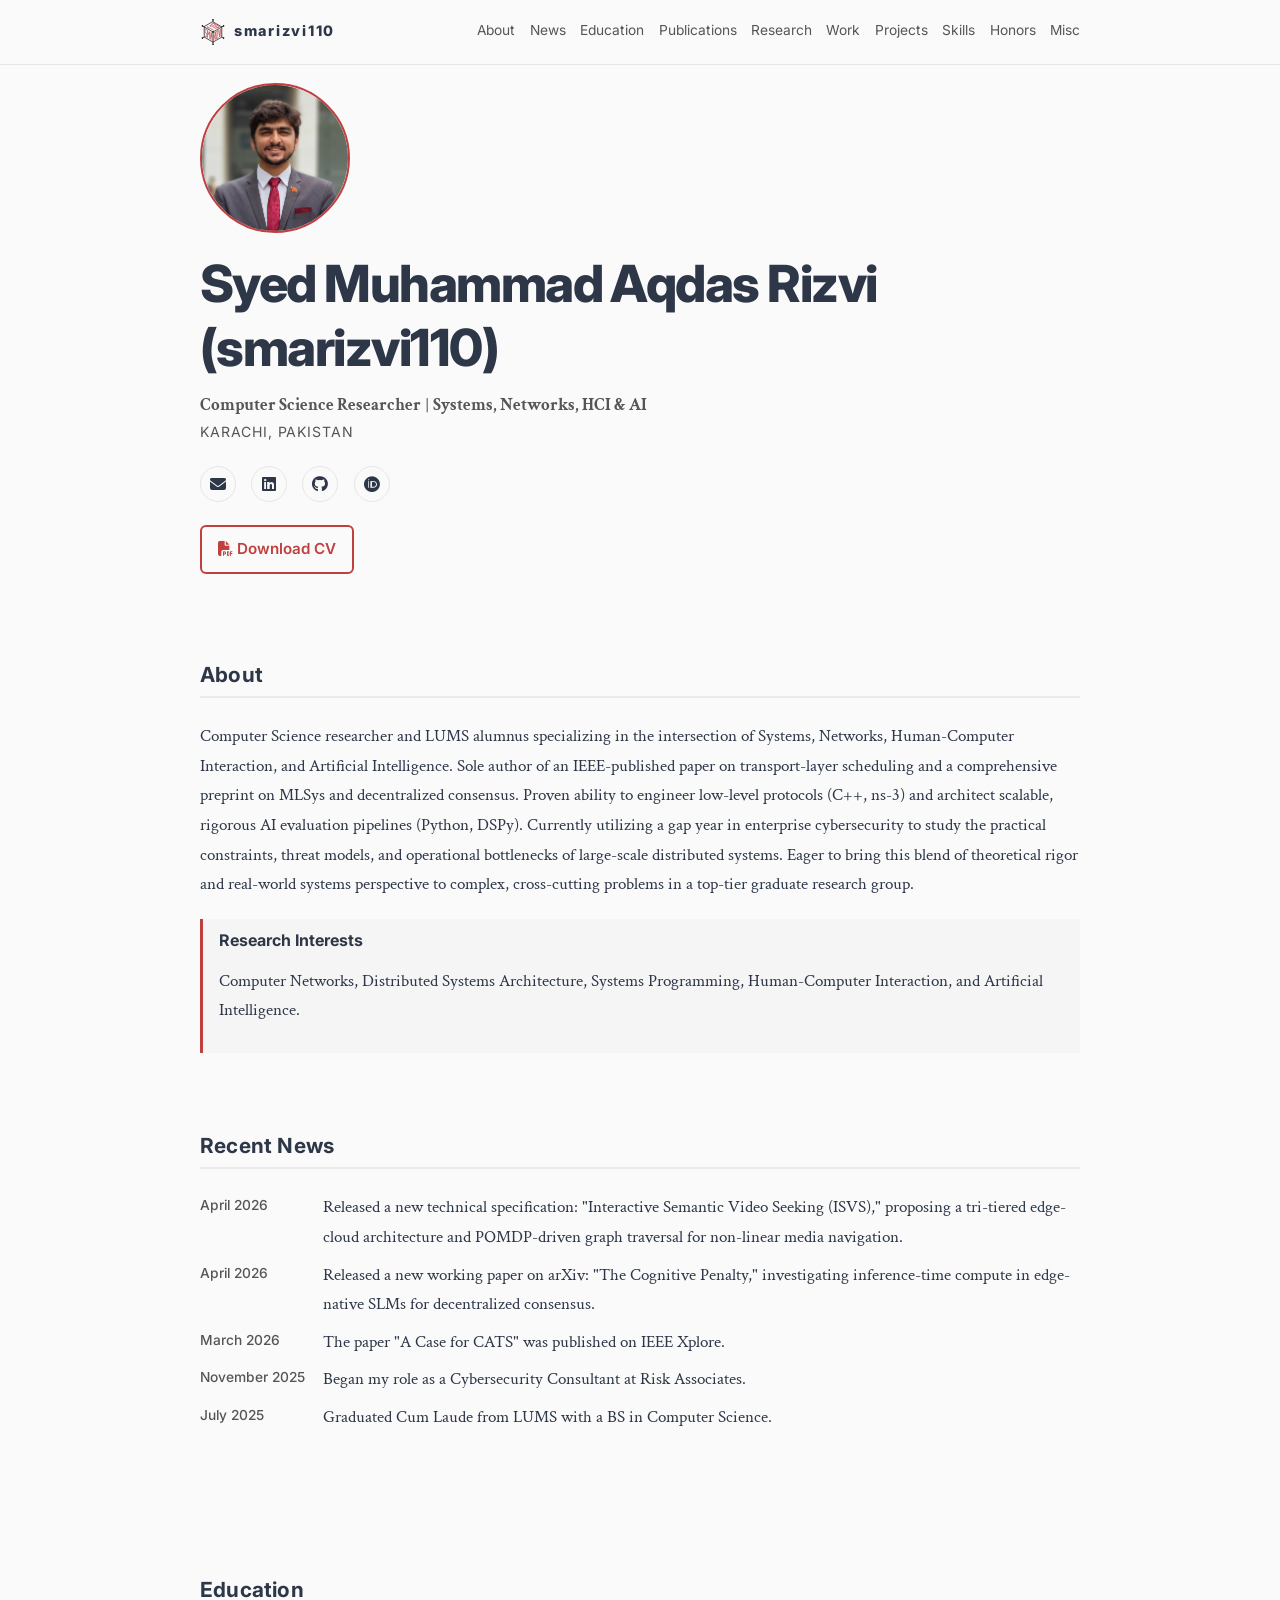
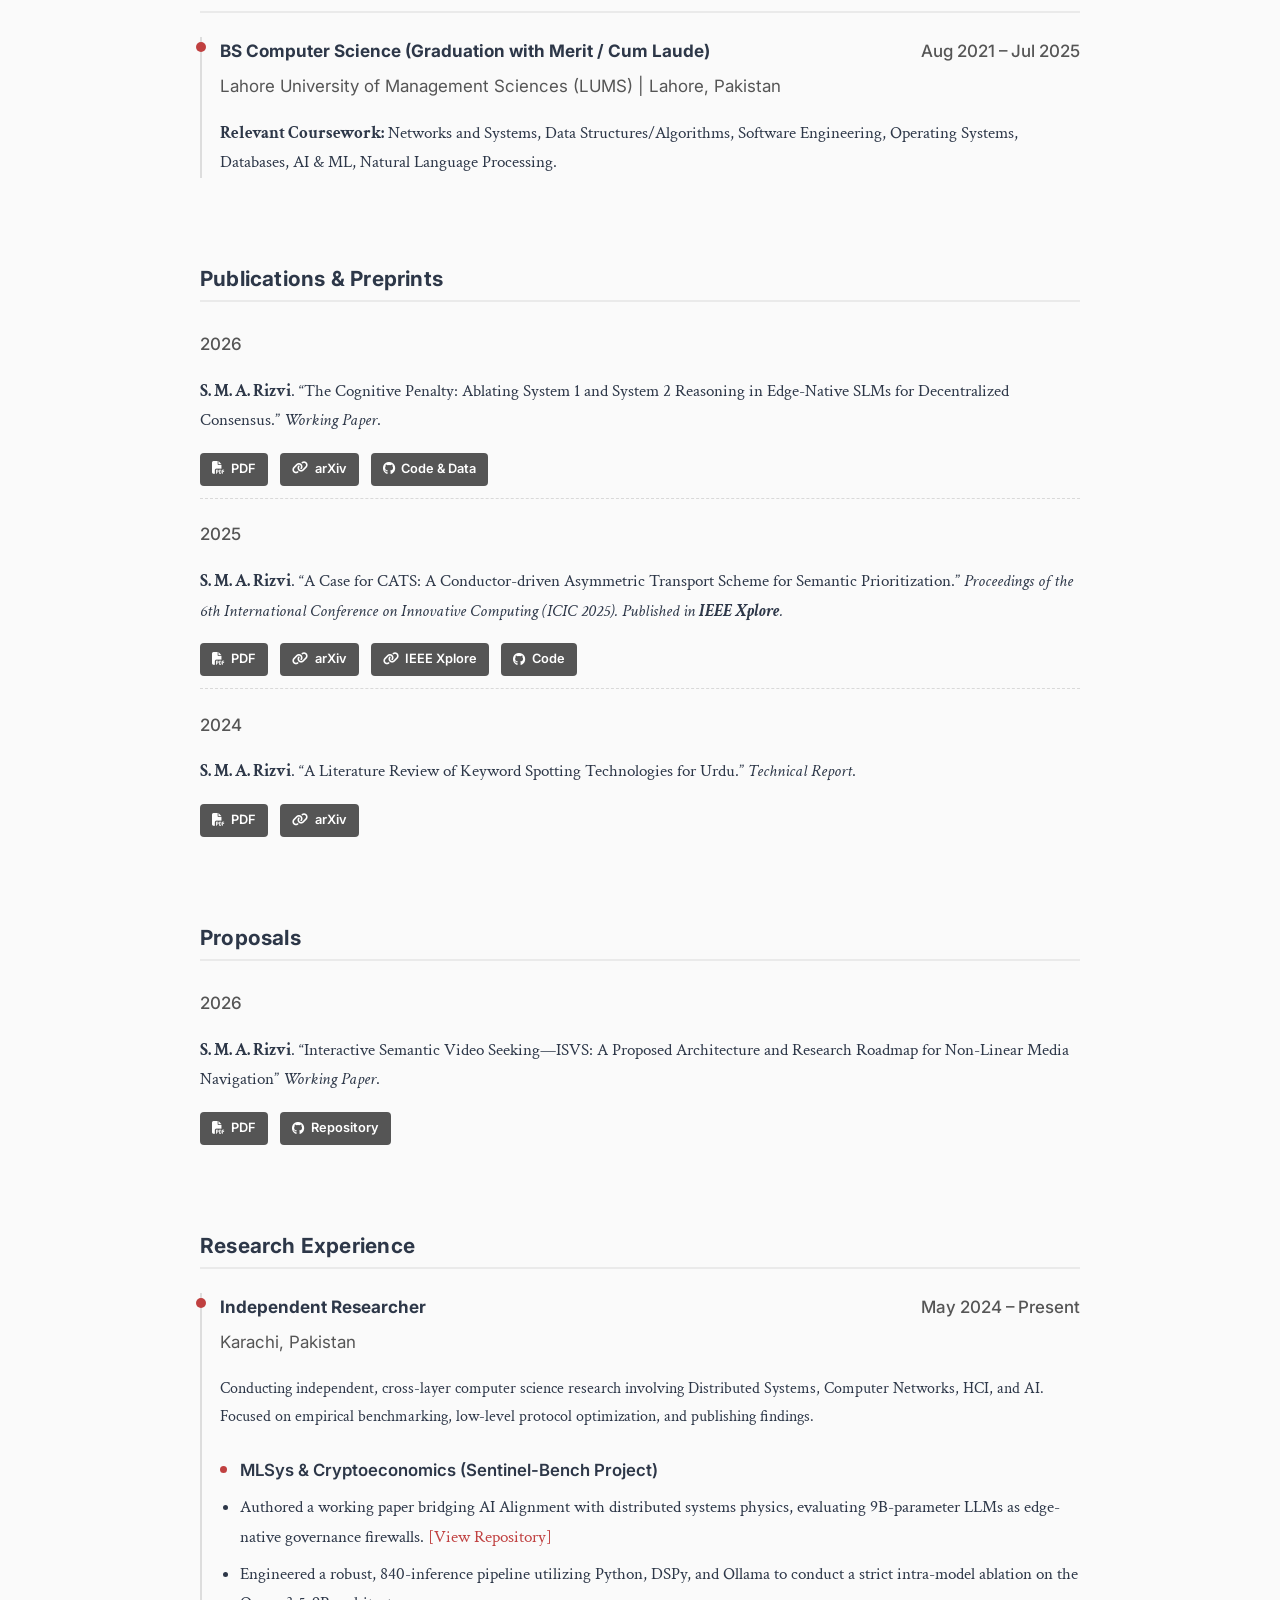
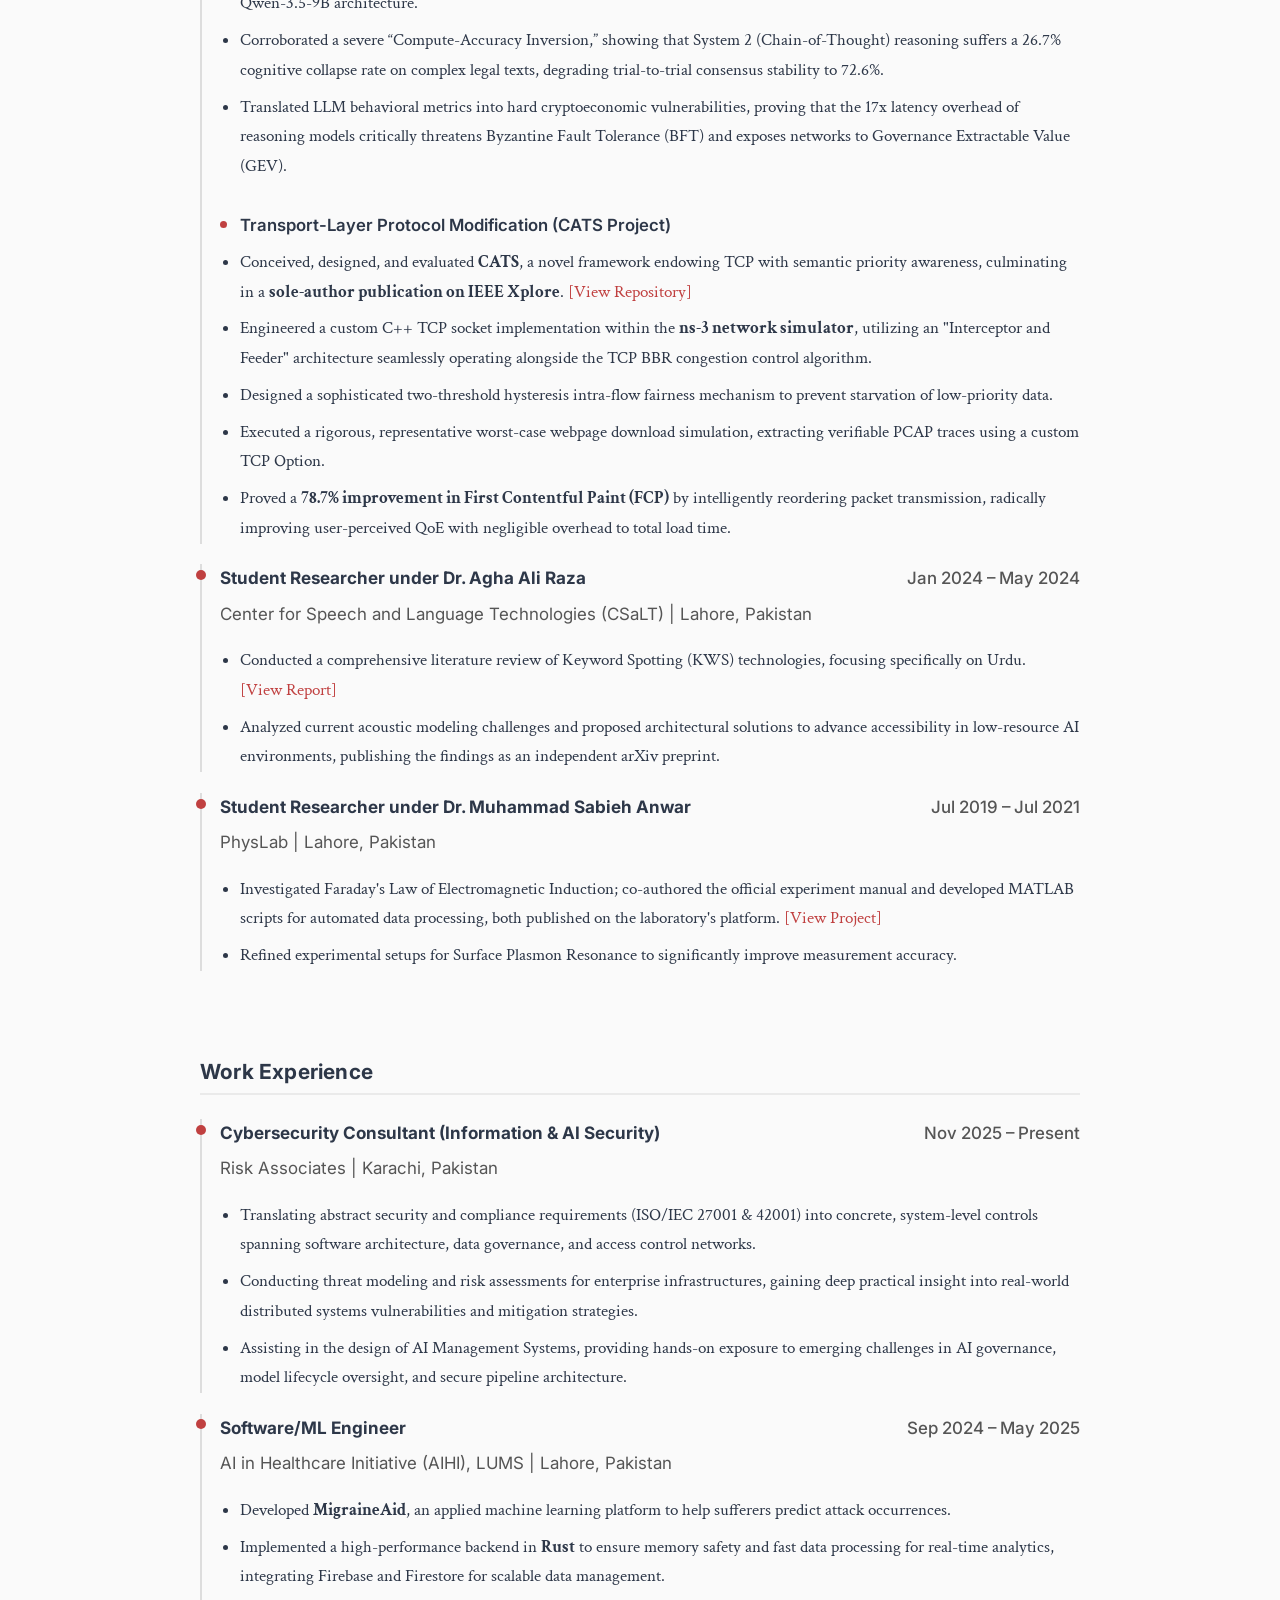
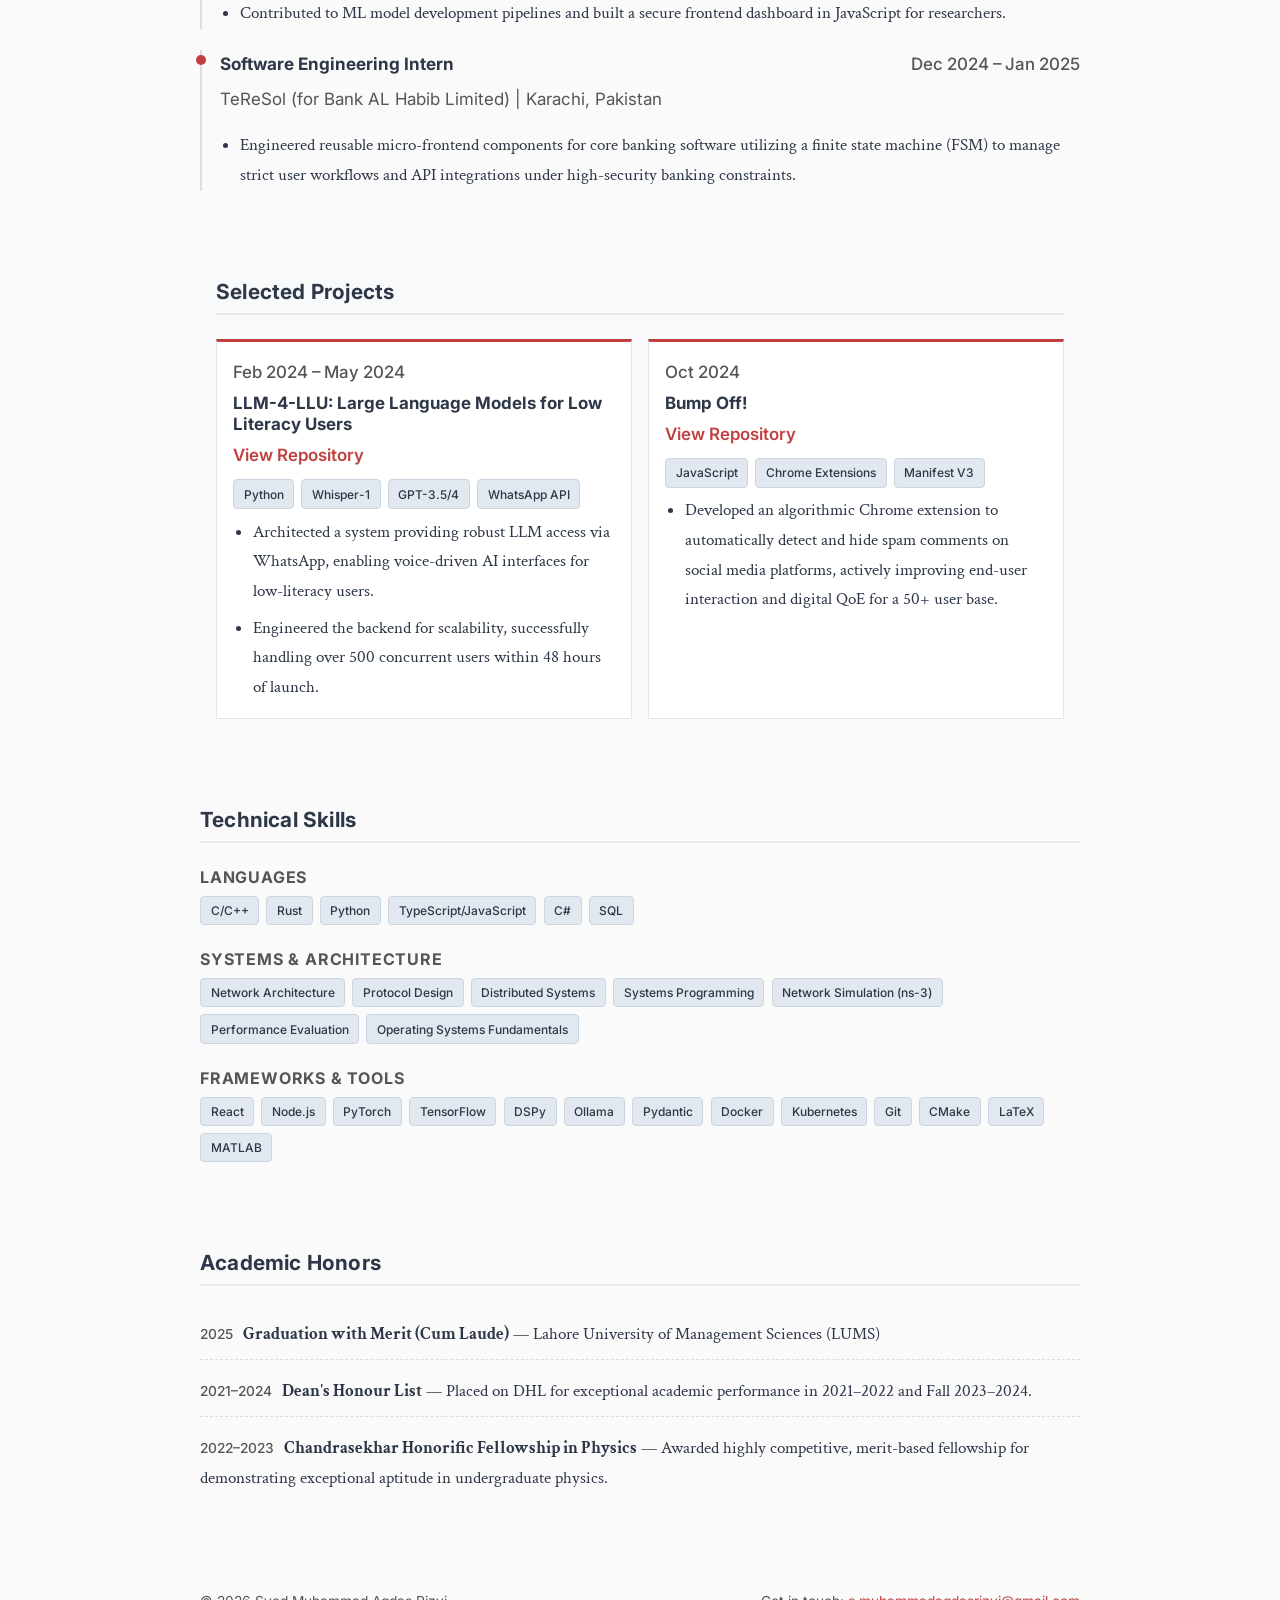
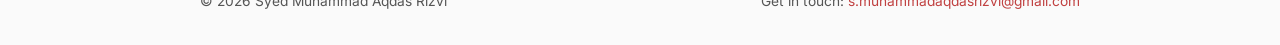
<file: index.html>
<!DOCTYPE html>
<html lang="en">
<head>
  <script data-goatcounter="https://smarizvi110.goatcounter.com/count" async src="//gc.zgo.at/count.js"></script>
  <script defer src="https://cloud.umami.is/script.js" data-website-id="867b9b06-4b4c-438e-90a0-c81039dbf62c"></script>
  <script type="text/javascript">
      (function(c,l,a,r,i,t,y){
          c[a]=c[a]||function(){(c[a].q=c[a].q||[]).push(arguments)};
          t=l.createElement(r);t.async=1;t.src="https://www.clarity.ms/tag/"+i;
          y=l.getElementsByTagName(r)[0];y.parentNode.insertBefore(t,y);
      })(window, document, "clarity", "script", "wgaz0ohpcj");
  </script>
  <meta charset="UTF-8">
  <meta name="viewport" content="width=device-width, initial-scale=1.0">
  <meta name="description" content="Syed Muhammad Aqdas Rizvi (smarizvi110) | Computer Science Researcher | Systems, Networks, HCI, &amp; Artificial Intelligence.">
  <meta property="og:title" content="Syed Muhammad Aqdas Rizvi (smarizvi110) | Computer Science Researcher">
  <meta property="og:description" content="Syed Muhammad Aqdas Rizvi (smarizvi110) | Computer Science Researcher | Systems, Networks, HCI, &amp; Artificial Intelligence.">
  <meta property="og:image" content="https://smarizvi110.com/assets/preview-card-light-1200x630.png">
  <meta property="og:image:width" content="1200" />
  <meta property="og:image:height" content="630" />
  <meta property="og:image" content="https://smarizvi110.com/assets/preview-card-light-1200x627.png">
  <meta property="og:image:width" content="1200" />
  <meta property="og:image:height" content="627" />
  <meta property="og:url" content="https://smarizvi110.com">
  <meta property="og:type" content="website">
  <meta name="twitter:card" content="summary_large_image">
  <meta name="twitter:title" content="Syed Muhammad Aqdas Rizvi (smarizvi110) | Computer Science Researcher">
  <meta name="twitter:description" content="Syed Muhammad Aqdas Rizvi (smarizvi110) | Computer Science Researcher | Systems, Networks, HCI, &amp; AI.">
  <meta name="twitter:image" content="https://smarizvi110.com/assets/preview-card-light-1200x600.png">
  <title>Syed Muhammad Aqdas Rizvi (smarizvi110)</title>
  <link rel="icon" href="assets/favicon-light.svg" media="(prefers-color-scheme: light)" type="image/svg+xml">
  <link rel="icon" href="assets/favicon-light-32x32.png" media="(prefers-color-scheme: light)" sizes="32x32" type="image/png">
  <link rel="icon" href="assets/favicon-light.ico" media="(prefers-color-scheme: light)" type="image/x-icon">
  <link rel="icon" href="assets/favicon-dark.svg" media="(prefers-color-scheme: dark)" type="image/svg+xml">
  <link rel="icon" href="assets/favicon-dark-32x32.png" media="(prefers-color-scheme: dark)" sizes="32x32" type="image/png">
  <link rel="icon" href="assets/favicon-dark.ico" media="(prefers-color-scheme: dark)" type="image/x-icon">
  <link rel="preconnect" href="https://fonts.googleapis.com">
  <link rel="preconnect" href="https://fonts.gstatic.com" crossorigin>
  <link href="https://fonts.googleapis.com/css2?family=Crimson+Text:wght@400;600;700&family=Inter:wght@400;500;600;700;800&display=swap" rel="stylesheet">
  <link rel="stylesheet" href="https://cdnjs.cloudflare.com/ajax/libs/font-awesome/6.5.2/css/all.min.css" crossorigin="anonymous" referrerpolicy="no-referrer">
  <link rel="stylesheet" href="style.css">
</head>
<body id="top">
  <header class="site-header">
    <div class="container nav-wrap">
      <a class="brand" href="#top" aria-label="Go to top">
        <img class="brand-logo" src="assets/favicon-light.svg" alt="smarizvi110 logo" width="26" height="26">
        <span class="brand-text">smarizvi110</span>
      </a>
      <nav class="top-nav" aria-label="Main navigation">
        <a href="#about">About</a>
        <a href="#news">News</a>
        <a href="#education">Education</a>
        <a href="#publications">Publications</a>
        <a href="#research">Research</a>
        <a href="#work">Work</a>
        <a href="#projects">Projects</a>
        <a href="#skills">Skills</a>
        <a href="#honors">Honors</a>
        <a href="misc.html">Misc</a>
      </nav>
    </div>
  </header>

  <main class="container">
    <section class="hero" aria-labelledby="name">
      <img class="hero-headshot" src="assets/profile.jpg" alt="Portrait of Syed Muhammad Aqdas Rizvi" width="150" height="150">
      <h1 id="name">Syed Muhammad Aqdas Rizvi<br><span class="name-handle">(smarizvi110)</span></h1>
      <p class="subtitle"><strong>Computer Science Researcher</strong> | <strong>Systems, Networks, HCI &amp; AI</strong></p>
      <p class="eyebrow">Karachi, Pakistan</p>
      <div class="icon-row" aria-label="Contact and social links">
        <a href="mailto:s.muhammadaqdasrizvi@gmail.com" aria-label="Email"><i class="fa-solid fa-envelope"></i></a>
        <a href="https://www.linkedin.com/in/smarizvi110" target="_blank" rel="noopener noreferrer" aria-label="LinkedIn"><i class="fa-brands fa-linkedin"></i></a>
        <a href="https://github.com/smarizvi110" target="_blank" rel="noopener noreferrer" aria-label="GitHub"><i class="fa-brands fa-github"></i></a>
        <a href="https://orcid.org/0009-0004-1491-4839" target="_blank" rel="noopener noreferrer" aria-label="ORCID"><i class="fa-brands fa-orcid"></i></a>
      </div>
      <a class="cv-button" href="assets/Rizvi_CV.pdf" target="_blank" rel="noopener noreferrer" aria-label="Download Curriculum Vitae in PDF format"><i class="fa-solid fa-file-pdf"></i> Download CV</a>
    </section>

    <section id="about" class="section-block">
      <h2>About</h2>
      <p>Computer Science researcher and LUMS alumnus specializing in the intersection of Systems, Networks, Human-Computer Interaction, and Artificial Intelligence. Sole author of an IEEE-published paper on transport-layer scheduling and a comprehensive preprint on MLSys and decentralized consensus. Proven ability to engineer low-level protocols (C++, ns-3) and architect scalable, rigorous AI evaluation pipelines (Python, DSPy). Currently utilizing a gap year in enterprise cybersecurity to study the practical constraints, threat models, and operational bottlenecks of large-scale distributed systems. Eager to bring this blend of theoretical rigor and real-world systems perspective to complex, cross-cutting problems in a top-tier graduate research group.</p>
      <div class="research-interests">
        <h3>Research Interests</h3>
        <p>Computer Networks, Distributed Systems Architecture, Systems Programming, Human-Computer Interaction, and Artificial Intelligence.</p>
      </div>
    </section>

    <section id="news" class="section-block news-section">
    <h2>Recent News</h2>
    <ul class="news-list">
      <li class="news-item">
        <span class="meta">April 2026</span>
        <span class="news-text">Released a new technical specification: "Interactive Semantic Video Seeking (ISVS)," proposing a tri-tiered edge-cloud architecture and POMDP-driven graph traversal for non-linear media navigation.</span>
      </li>
      <li class="news-item">
        <span class="meta">April 2026</span>
        <span class="news-text">Released a new working paper on arXiv: "The Cognitive Penalty," investigating inference-time compute in edge-native SLMs for decentralized consensus.</span>
      </li>
      <li class="news-item">
        <span class="meta">March 2026</span>
        <span class="news-text">The paper "A Case for CATS" was published on IEEE Xplore.</span>
      </li>
      <li class="news-item">
        <span class="meta">November 2025</span>
        <span class="news-text">Began my role as a Cybersecurity Consultant at Risk Associates.</span>
      </li>
      <li class="news-item">
        <span class="meta">July 2025</span>
        <span class="news-text">Graduated Cum Laude from LUMS with a BS in Computer Science.</span>
      </li>
    </ul>
  </section>

    <section id="education" class="section-block">
      <h2>Education</h2>
      <article class="timeline-item">
        <div class="item-head">
          <h3>BS Computer Science (Graduation with Merit / Cum Laude)</h3>
          <p class="meta">Aug 2021 &ndash; Jul 2025</p>
        </div>
        <p class="meta-detail">Lahore University of Management Sciences (LUMS) | Lahore, Pakistan</p>
        <p><strong>Relevant Coursework:</strong> Networks and Systems, Data Structures/Algorithms, Software Engineering, Operating Systems, Databases, AI &amp; ML, Natural Language Processing.</p>
      </article>
    </section>

    <section id="publications" class="section-block">
      <h2>Publications &amp; Preprints</h2>

      <article class="publication-item">
        <p class="meta">2026</p>
        <p><strong>S. M. A. Rizvi</strong>. &ldquo;The Cognitive Penalty: Ablating System 1 and System 2 Reasoning in Edge-Native SLMs for Decentralized Consensus.&rdquo; <em>Working Paper</em>.</p>
        <div class="pub-links">
          <a class="pub-btn" href="assets/Rizvi_Sentinel-Bench_SLM_DAOs.pdf" target="_blank" rel="noopener noreferrer"><i class="fa-solid fa-file-pdf"></i> PDF</a>
          <a class="pub-btn" href="https://arxiv.org/abs/2604.16913" target="_blank" rel="noopener noreferrer"><i class="fa-solid fa-link"></i> arXiv</a>
          <a class="pub-btn" href="https://github.com/smarizvi110/sentinel-bench" target="_blank" rel="noopener noreferrer"><i class="fa-brands fa-github"></i> Code & Data</a>
        </div>
      </article>

      <article class="publication-item">
        <p class="meta">2025</p>
        <p><strong>S. M. A. Rizvi</strong>. &ldquo;A Case for CATS: A Conductor-driven Asymmetric Transport Scheme for Semantic Prioritization.&rdquo; <em>Proceedings of the 6th International Conference on Innovative Computing (ICIC 2025). Published in <strong>IEEE Xplore</strong>.</em></p>
        <div class="pub-links">
          <a class="pub-btn" href="assets/Rizvi_CATS_IEEE.pdf" target="_blank" rel="noopener noreferrer"><i class="fa-solid fa-file-pdf"></i> PDF</a>
          <a class="pub-btn" href="https://arxiv.org/abs/2603.13945" target="_blank" rel="noopener noreferrer"><i class="fa-solid fa-link"></i> arXiv</a>
          <a class="pub-btn" href="https://doi.org/10.1109/ICIC68258.2025.11413235" target="_blank" rel="noopener noreferrer"><i class="fa-solid fa-link"></i> IEEE Xplore</a>
          <a class="pub-btn" href="https://github.com/smarizvi110/cats" target="_blank" rel="noopener noreferrer"><i class="fa-brands fa-github"></i> Code</a>
        </div>
      </article>

      <article class="publication-item">
        <p class="meta">2024</p>
        <p><strong>S. M. A. Rizvi</strong>. &ldquo;A Literature Review of Keyword Spotting Technologies for Urdu.&rdquo; <em>Technical Report</em>.</p>
        <div class="pub-links">
          <a class="pub-btn" href="assets/Rizvi_KWS_Survey.pdf" target="_blank" rel="noopener noreferrer"><i class="fa-solid fa-file-pdf"></i> PDF</a>
          <a class="pub-btn" href="https://arxiv.org/abs/2409.16317" target="_blank" rel="noopener noreferrer"><i class="fa-solid fa-link"></i> arXiv</a>
        </div>
      </article>
    </section>
    <section id="tech-specs" class="section-block">
      <h2>Proposals</h2>

      <article class="publication-item">
        <p class="meta">2026</p>
        <p><strong>S. M. A. Rizvi</strong>. &ldquo;Interactive Semantic Video Seeking&mdash;ISVS: A Proposed Architecture and Research Roadmap for Non-Linear Media Navigation&rdquo; <em>Working Paper</em>.</p>
        <div class="pub-links">
          <a class="pub-btn" href="assets/Rizvi_ISVS_Media_Architecture.pdf" target="_blank" rel="noopener noreferrer"><i class="fa-solid fa-file-pdf"></i> PDF</a>
          <a class="pub-btn" href="https://github.com/smarizvi110/isvs-spec" target="_blank" rel="noopener noreferrer"><i class="fa-brands fa-github"></i> Repository</a>
        </div>
      </article>
    </section>

    <section id="research" class="section-block">
      <h2>Research Experience</h2>

      <article class="timeline-item">
        <div class="item-head">
          <h3>Independent Researcher</h3>
          <p class="meta">May 2024 &ndash; Present</p>
        </div>
        <p class="meta-detail">Karachi, Pakistan</p>
        <p style="margin-top: 0.5rem; margin-bottom: 1rem; font-size: 1rem;">Conducting independent, cross-layer computer science research involving Distributed Systems, Computer Networks, HCI, and AI. Focused on empirical benchmarking, low-level protocol optimization, and publishing findings.</p>

        <h4 class="research-subhead">MLSys &amp; Cryptoeconomics (Sentinel-Bench Project)</h4>
        <ul style="margin-top: 0; margin-bottom: 1.5rem;">
          <li>Authored a working paper bridging AI Alignment with distributed systems physics, evaluating 9B-parameter LLMs as edge-native governance firewalls. <a class="inline-nowrap" href="https://github.com/smarizvi110/sentinel-bench" target="_blank" rel="noopener noreferrer">[View Repository]</a></li>
          <li>Engineered a robust, 840-inference pipeline utilizing Python, DSPy, and Ollama to conduct a strict intra-model ablation on the Qwen-3.5-9B architecture.</li>
          <li>Corroborated a severe &ldquo;Compute-Accuracy Inversion,&rdquo; showing that System 2 (Chain-of-Thought) reasoning suffers a 26.7% cognitive collapse rate on complex legal texts, degrading trial-to-trial consensus stability to 72.6%.</li>
          <li>Translated LLM behavioral metrics into hard cryptoeconomic vulnerabilities, proving that the 17x latency overhead of reasoning models critically threatens Byzantine Fault Tolerance (BFT) and exposes networks to Governance Extractable Value (GEV).</li>
        </ul>

        <h4 class="research-subhead">Transport-Layer Protocol Modification (CATS Project)</h4>
        <ul style="margin-top: 0;">
          <li>Conceived, designed, and evaluated <strong>CATS</strong>, a novel framework endowing TCP with semantic priority awareness, culminating in a <strong>sole-author publication on IEEE Xplore</strong>. <a class="inline-nowrap" href="https://github.com/smarizvi110/CATS" target="_blank" rel="noopener noreferrer">[View Repository]</a></li>
          <li>Engineered a custom C++ TCP socket implementation within the <strong>ns-3 network simulator</strong>, utilizing an "Interceptor and Feeder" architecture seamlessly operating alongside the TCP BBR congestion control algorithm.</li>
          <li>Designed a sophisticated two-threshold hysteresis intra-flow fairness mechanism to prevent starvation of low-priority data.</li>
          <li>Executed a rigorous, representative worst-case webpage download simulation, extracting verifiable PCAP traces using a custom TCP Option.</li>
          <li>Proved a <strong>78.7% improvement in First Contentful Paint (FCP)</strong> by intelligently reordering packet transmission, radically improving user-perceived QoE with negligible overhead to total load time.</li>
        </ul>
      </article>

      <article class="timeline-item">
        <div class="item-head">
          <h3>Student Researcher under Dr. Agha Ali Raza</h3>
          <p class="meta">Jan 2024 &ndash; May 2024</p>
        </div>
        <p class="meta-detail">Center for Speech and Language Technologies (CSaLT) | Lahore, Pakistan</p>
        <ul>
          <li>Conducted a comprehensive literature review of Keyword Spotting (KWS) technologies, focusing specifically on Urdu. <a class="inline-nowrap" href="https://arxiv.org/abs/2409.16317" target="_blank" rel="noopener noreferrer">[View Report]</a></li>
          <li>Analyzed current acoustic modeling challenges and proposed architectural solutions to advance accessibility in low-resource AI environments, publishing the findings as an independent arXiv preprint.</li>
        </ul>
      </article>

      <article class="timeline-item">
        <div class="item-head">
          <h3>Student Researcher under Dr. Muhammad Sabieh Anwar</h3>
          <p class="meta">Jul 2019 &ndash; Jul 2021</p>
        </div>
        <p class="meta-detail">PhysLab | Lahore, Pakistan</p>
        <ul>
          <li>Investigated Faraday's Law of Electromagnetic Induction; co-authored the official experiment manual and developed MATLAB scripts for automated data processing, both published on the laboratory's platform. <a class="inline-nowrap" href="https://physlab.org/experiment/quantitative-verification-of-faradays-law-of-electromagnetic-induction/" target="_blank" rel="noopener noreferrer">[View Project]</a></li>
          <li>Refined experimental setups for Surface Plasmon Resonance to significantly improve measurement accuracy.</li>
        </ul>
      </article>
    </section>

    <section id="work" class="section-block">
      <h2>Work Experience</h2>

      <article class="timeline-item">
        <div class="item-head">
          <h3>Cybersecurity Consultant (Information &amp; AI Security)</h3>
          <p class="meta">Nov 2025 &ndash; Present</p>
        </div>
        <p class="meta-detail">Risk Associates | Karachi, Pakistan</p>
        <ul>
          <li>Translating abstract security and compliance requirements (ISO/IEC 27001 &amp; 42001) into concrete, system-level controls spanning software architecture, data governance, and access control networks.</li>
          <li>Conducting threat modeling and risk assessments for enterprise infrastructures, gaining deep practical insight into real-world distributed systems vulnerabilities and mitigation strategies.</li>
          <li>Assisting in the design of AI Management Systems, providing hands-on exposure to emerging challenges in AI governance, model lifecycle oversight, and secure pipeline architecture.</li>
        </ul>
      </article>

      <article class="timeline-item">
        <div class="item-head">
          <h3>Software/ML Engineer</h3>
          <p class="meta">Sep 2024 &ndash; May 2025</p>
        </div>
        <p class="meta-detail">AI in Healthcare Initiative (AIHI), LUMS | Lahore, Pakistan</p>
        <ul>
          <li>Developed <strong>MigraineAid</strong>, an applied machine learning platform to help sufferers predict attack occurrences.</li>
          <li>Implemented a high-performance backend in <strong>Rust</strong> to ensure memory safety and fast data processing for real-time analytics, integrating Firebase and Firestore for scalable data management.</li>
          <li>Contributed to ML model development pipelines and built a secure frontend dashboard in JavaScript for researchers.</li>
        </ul>
      </article>

      <article class="timeline-item">
        <div class="item-head">
          <h3>Software Engineering Intern</h3>
          <p class="meta">Dec 2024 &ndash; Jan 2025</p>
        </div>
        <p class="meta-detail">TeReSol (for Bank AL Habib Limited) | Karachi, Pakistan</p>
        <ul>
          <li>Engineered reusable micro-frontend components for core banking software utilizing a finite state machine (FSM) to manage strict user workflows and API integrations under high-security banking constraints.</li>
        </ul>
      </article>
    </section>

    <section id="projects" class="section-block">
      <h2>Selected Projects</h2>
      <div class="projects-grid">
        <article class="project-card">
          <p class="meta">Feb 2024 &ndash; May 2024</p>
          <h3>LLM-4-LLU: Large Language Models for Low Literacy Users</h3>
          <p class="project-link"><a href="https://github.com/smarizvi110/LLM-4-LLU/" target="_blank" rel="noopener noreferrer">View Repository</a></p>
          <div class="pill-row">
            <span class="pill">Python</span>
            <span class="pill">Whisper-1</span>
            <span class="pill">GPT-3.5/4</span>
            <span class="pill">WhatsApp API</span>
          </div>
          <ul>
            <li>Architected a system providing robust LLM access via WhatsApp, enabling voice-driven AI interfaces for low-literacy users.</li>
            <li>Engineered the backend for scalability, successfully handling over 500 concurrent users within 48 hours of launch.</li>
          </ul>
        </article>

        <article class="project-card">
          <p class="meta">Oct 2024</p>
          <h3>Bump Off!</h3>
          <p class="project-link"><a href="https://github.com/smarizvi110/bump-off" target="_blank" rel="noopener noreferrer">View Repository</a></p>
          <div class="pill-row">
            <span class="pill">JavaScript</span>
            <span class="pill">Chrome Extensions</span>
            <span class="pill">Manifest V3</span>
          </div>
          <ul>
            <li>Developed an algorithmic Chrome extension to automatically detect and hide spam comments on social media platforms, actively improving end-user interaction and digital QoE for a 50+ user base.</li>
          </ul>
        </article>
      </div>
    </section>

    <section id="skills" class="section-block">
    <h2>Technical Skills</h2>
    <div class="skills-category">
      <h3>Languages</h3>
      <div class="pill-row">
        <span class="pill">C/C++</span><span class="pill">Rust</span><span class="pill">Python</span><span class="pill">TypeScript/JavaScript</span><span class="pill">C#</span><span class="pill">SQL</span>
      </div>
    </div>
    <div class="skills-category" style="margin-top: 1.5rem;">
      <h3>Systems &amp; Architecture</h3>
      <div class="pill-row">
        <span class="pill">Network Architecture</span><span class="pill">Protocol Design</span><span class="pill">Distributed Systems</span><span class="pill">Systems Programming</span><span class="pill">Network Simulation (ns-3)</span><span class="pill">Performance Evaluation</span><span class="pill">Operating Systems Fundamentals</span>
      </div>
    </div>
    <div class="skills-category" style="margin-top: 1.5rem;">
      <h3>Frameworks &amp; Tools</h3>
      <div class="pill-row">
        <span class="pill">React</span><span class="pill">Node.js</span><span class="pill">PyTorch</span><span class="pill">TensorFlow</span><span class="pill">DSPy</span><span class="pill">Ollama</span><span class="pill">Pydantic</span><span class="pill">Docker</span><span class="pill">Kubernetes</span><span class="pill">Git</span><span class="pill">CMake</span><span class="pill">LaTeX</span><span class="pill">MATLAB</span>
      </div>
    </div>
  </section>

    <section id="honors" class="section-block">
      <h2>Academic Honors</h2>
      <ul class="honors-list">
        <li><span class="meta">2025</span> <strong>Graduation with Merit (Cum Laude)</strong> &mdash; Lahore University of Management Sciences (LUMS)</li>
        <li><span class="meta">2021&ndash;2024</span> <strong>Dean's Honour List</strong> &mdash; Placed on DHL for exceptional academic performance in 2021&ndash;2022 and Fall 2023&ndash;2024.</li>
        <li><span class="meta">2022&ndash;2023</span> <strong>Chandrasekhar Honorific Fellowship in Physics</strong> &mdash; Awarded highly competitive, merit-based fellowship for demonstrating exceptional aptitude in undergraduate physics.</li>
      </ul>
    </section>
  </main>

  <footer class="site-footer">
    <div class="container footer-wrap">
      <p>&copy; 2026 Syed Muhammad Aqdas Rizvi</p>
      <p>Get in touch: <a href="mailto:s.muhammadaqdasrizvi@gmail.com">s.muhammadaqdasrizvi@gmail.com</a></p>
    </div>
  </footer>
</body>
</html>
</file>
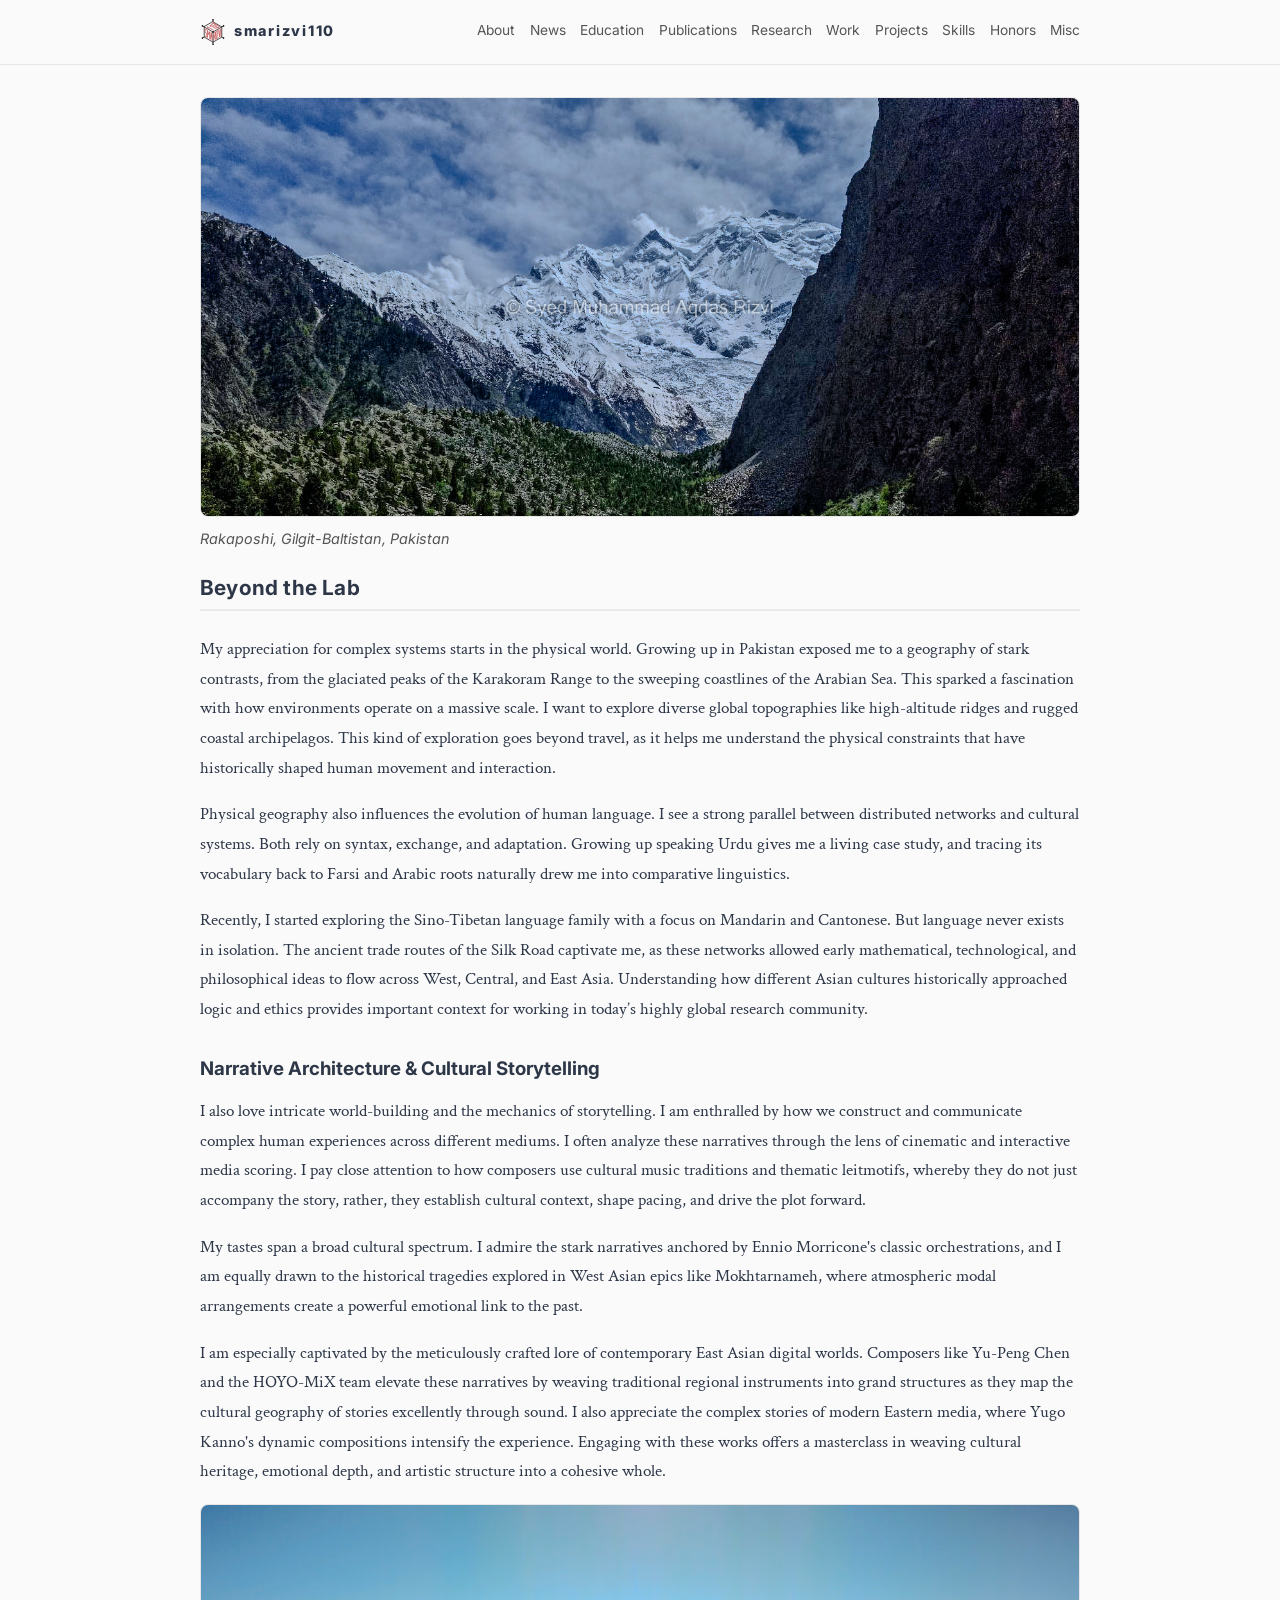
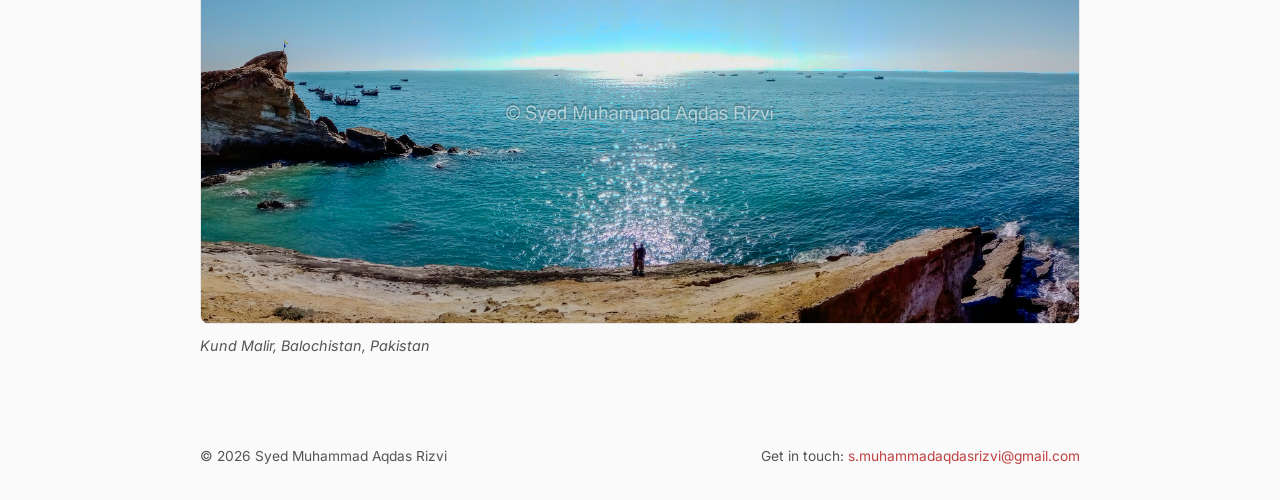
<file: misc.html>
<!DOCTYPE html>
<html lang="en">
<head>
  <script data-goatcounter="https://smarizvi110.goatcounter.com/count" async src="//gc.zgo.at/count.js"></script>
  <script defer src="https://cloud.umami.is/script.js" data-website-id="867b9b06-4b4c-438e-90a0-c81039dbf62c"></script>
  <script type="text/javascript">
      (function(c,l,a,r,i,t,y){
          c[a]=c[a]||function(){(c[a].q=c[a].q||[]).push(arguments)};
          t=l.createElement(r);t.async=1;t.src="https://www.clarity.ms/tag/"+i;
          y=l.getElementsByTagName(r)[0];y.parentNode.insertBefore(t,y);
      })(window, document, "clarity", "script", "wgaz0ohpcj");
  </script>
  <meta charset="UTF-8">
  <meta name="viewport" content="width=device-width, initial-scale=1.0">
  <meta name="description" content="Syed Muhammad Aqdas Rizvi (smarizvi110) | Computer Science Researcher | Systems, Networks, HCI, &amp; Artificial Intelligence.">
  <meta property="og:title" content="Syed Muhammad Aqdas Rizvi (smarizvi110) | Computer Science Researcher">
  <meta property="og:description" content="Syed Muhammad Aqdas Rizvi (smarizvi110) | Computer Science Researcher | Systems, Networks, HCI, &amp; Artificial Intelligence.">
  <meta property="og:image" content="https://smarizvi110.com/assets/preview-card-light-1200x630.png">
  <meta property="og:image:width" content="1200" />
  <meta property="og:image:height" content="630" />
  <meta property="og:image" content="https://smarizvi110.com/assets/preview-card-light-1200x627.png">
  <meta property="og:image:width" content="1200" />
  <meta property="og:image:height" content="627" />
  <meta property="og:url" content="https://smarizvi110.com">
  <meta property="og:type" content="website">
  <meta name="twitter:card" content="summary_large_image">
  <meta name="twitter:title" content="Syed Muhammad Aqdas Rizvi (smarizvi110) | Computer Science Researcher">
  <meta name="twitter:description" content="Syed Muhammad Aqdas Rizvi (smarizvi110) | Computer Science Researcher | Systems, Networks, HCI, &amp; AI.">
  <meta name="twitter:image" content="https://smarizvi110.com/assets/preview-card-light-1200x600.png">
  <title>Syed Muhammad Aqdas Rizvi (smarizvi110)</title>
  <link rel="icon" href="assets/favicon-light.svg" media="(prefers-color-scheme: light)" type="image/svg+xml">
  <link rel="icon" href="assets/favicon-light-32x32.png" media="(prefers-color-scheme: light)" sizes="32x32" type="image/png">
  <link rel="icon" href="assets/favicon-light.ico" media="(prefers-color-scheme: light)" type="image/x-icon">
  <link rel="icon" href="assets/favicon-dark.svg" media="(prefers-color-scheme: dark)" type="image/svg+xml">
  <link rel="icon" href="assets/favicon-dark-32x32.png" media="(prefers-color-scheme: dark)" sizes="32x32" type="image/png">
  <link rel="icon" href="assets/favicon-dark.ico" media="(prefers-color-scheme: dark)" type="image/x-icon">
  <link rel="preconnect" href="https://fonts.googleapis.com">
  <link rel="preconnect" href="https://fonts.gstatic.com" crossorigin>
  <link href="https://fonts.googleapis.com/css2?family=Crimson+Text:wght@400;600;700&family=Inter:wght@400;500;600;700;800&display=swap" rel="stylesheet">
  <link rel="stylesheet" href="https://cdnjs.cloudflare.com/ajax/libs/font-awesome/6.5.2/css/all.min.css" crossorigin="anonymous" referrerpolicy="no-referrer">
  <link rel="stylesheet" href="style.css">
  <link rel="stylesheet" href="misc.css">
</head>
<body id="top">
  <header class="site-header">
    <div class="container nav-wrap">
      <a class="brand" href="/" aria-label="Go to main page">
        <img class="brand-logo" src="assets/favicon-light.svg" alt="smarizvi110 logo" width="26" height="26">
        <span class="brand-text">smarizvi110</span>
      </a>
      <nav class="top-nav" aria-label="Main navigation">
        <a href="/#about">About</a>
        <a href="/#news">News</a>
        <a href="/#education">Education</a>
        <a href="/#publications">Publications</a>
        <a href="/#research">Research</a>
        <a href="/#work">Work</a>
        <a href="/#projects">Projects</a>
        <a href="/#skills">Skills</a>
        <a href="/#honors">Honors</a>
        <a href="#top">Misc</a>
      </nav>
    </div>
  </header>

  <main class="container">
    <section class="section-block misc-page" aria-labelledby="misc-heading">
      <article>
        <figure class="misc-figure">
            <img src="assets/karakoram-range.avif" alt="Snow-covered peaks and rocky ridges of the Karakoram Range.">
            <figcaption class="meta-detail misc-caption">
                Rakaposhi, Gilgit-Baltistan, Pakistan
            </figcaption>
        </figure>

        <h2 id="misc-heading">Beyond the Lab</h2>

            <p>My appreciation for complex systems starts in the physical world. Growing up in Pakistan exposed me to a geography of stark contrasts, from the glaciated peaks of the Karakoram Range to the sweeping coastlines of the Arabian Sea. This sparked a fascination with how environments operate on a massive scale. I want to explore diverse global topographies like high-altitude ridges and rugged coastal archipelagos. This kind of exploration goes beyond travel, as it helps me understand the physical constraints that have historically shaped human movement and interaction.</p>

            <p>Physical geography also influences the evolution of human language. I see a strong parallel between distributed networks and cultural systems. Both rely on syntax, exchange, and adaptation. Growing up speaking Urdu gives me a living case study, and tracing its vocabulary back to Farsi and Arabic roots naturally drew me into comparative linguistics.</p>

            <p>Recently, I started exploring the Sino-Tibetan language family with a focus on Mandarin and Cantonese. But language never exists in isolation. The ancient trade routes of the Silk Road captivate me, as these networks allowed early mathematical, technological, and philosophical ideas to flow across West, Central, and East Asia. Understanding how different Asian cultures historically approached logic and ethics provides important context for working in today&rsquo;s highly global research community.</p>

        <h3 class="misc-subhead">Narrative Architecture &amp; Cultural Storytelling</h3>

            <p>I also love intricate world-building and the mechanics of storytelling. I am enthralled by how we construct and communicate complex human experiences across different mediums. I often analyze these narratives through the lens of cinematic and interactive media scoring. I pay close attention to how composers use cultural music traditions and thematic leitmotifs, whereby they do not just accompany the story, rather, they establish cultural context, shape pacing, and drive the plot forward.</p>

            <p>My tastes span a broad cultural spectrum. I admire the stark narratives anchored by Ennio Morricone's classic orchestrations, and I am equally drawn to the historical tragedies explored in West Asian epics like Mokhtarnameh, where atmospheric modal arrangements create a powerful emotional link to the past.</p>

            <p>I am especially captivated by the meticulously crafted lore of contemporary East Asian digital worlds. Composers like Yu-Peng Chen and the HOYO-MiX team elevate these narratives by weaving traditional regional instruments into grand structures as they map the cultural geography of stories excellently through sound. I also appreciate the complex stories of modern Eastern media, where Yugo Kanno's dynamic compositions intensify the experience. Engaging with these works offers a masterclass in weaving cultural heritage, emotional depth, and artistic structure into a cohesive whole.</p>

        <figure class="misc-figure">
            <img src="assets/makran-coast.avif" alt="Rocky shoreline and coastal cliffs along the Makran Coast.">
            <figcaption class="meta-detail misc-caption">
                Kund Malir, Balochistan, Pakistan
            </figcaption>
        </figure>
      </article>
    </section>
  </main>

  <footer class="site-footer">
    <div class="container footer-wrap">
      <p>&copy; 2026 Syed Muhammad Aqdas Rizvi</p>
      <p>Get in touch: <a href="mailto:s.muhammadaqdasrizvi@gmail.com">s.muhammadaqdasrizvi@gmail.com</a></p>
    </div>
  </footer>
</body>
</html>
</file>
<file: style.css>
:root {
  --bg: #fafafa;
  --text: #2D3748;
  --muted: #555555;
  --accent: #c04040;
  --surface: #ffffff;
  --line: #e6e6e6;
}

* {
  box-sizing: border-box;
}

html {
  scroll-behavior: smooth;
}

body {
  margin: 0;
  font-family: "Crimson Text", Georgia, serif;
  background: var(--bg);
  color: var(--text);
  line-height: 1.75;
}

.container {
  width: min(92%, 880px);
  margin: 0 auto;
}

.site-header {
  position: sticky;
  top: 0;
  z-index: 100;
  background: rgba(250, 250, 250, 0.95);
  border-bottom: 1px solid var(--line);
  backdrop-filter: blur(6px);
}

.nav-wrap {
  display: flex;
  align-items: center;
  justify-content: space-between;
  gap: 1rem;
  min-height: 64px;
}

.brand {
  display: inline-flex;
  align-items: center;
  gap: 0.5rem;
  font-family: "Inter", "Segoe UI", sans-serif;
  font-size: 0.9rem;
  letter-spacing: 0.12em;
  text-decoration: none;
  color: var(--text);
  font-weight: 800;
}

.brand-logo {
  width: 26px;
  height: 26px;
  flex-shrink: 0;
}

.brand-text {
  line-height: 1;
}

.top-nav {
  display: flex;
  flex-wrap: wrap;
  gap: 0.9rem;
}

.top-nav a {
  font-family: "Inter", "Segoe UI", sans-serif;
  color: var(--muted);
  text-decoration: none;
  font-size: 0.86rem;
  border-bottom: 1px solid transparent;
  padding-bottom: 2px;
  transition: color 0.2s ease, border-color 0.2s ease;
}

.top-nav a:hover,
.top-nav a:focus-visible {
  color: var(--accent);
  border-color: var(--accent);
}

.hero {
  padding-top: 1.15rem;
  padding-bottom: 3rem;
}

.hero-headshot {
  width: 150px;
  height: 150px;
  border-radius: 50%;
  object-fit: cover;
  border: 2px solid var(--accent);
  display: block;
  margin-bottom: 1.1rem;
}

.eyebrow {
  margin: 0;
  color: var(--muted);
  font-family: "Inter", "Segoe UI", sans-serif;
  font-size: 0.88rem;
  letter-spacing: 0.06em;
  text-transform: uppercase;
}

h1,
h2,
h3 {
  font-family: "Inter", "Segoe UI", sans-serif;
  margin: 0;
  line-height: 1.25;
}

h1 {
  margin-top: 0.4rem;
  font-size: clamp(2rem, 5.2vw, 3.2rem);
  font-weight: 800;
  letter-spacing: -0.03em;
}

.subtitle {
  margin: 0.75rem 0 0;
  color: var(--muted);
  font-size: 1.05rem;
  font-weight: 500
}

.icon-row {
  margin-top: 1.3rem;
  display: flex;
  align-items: center;
  gap: 0.95rem;
}

.icon-row a {
  display: inline-flex;
  align-items: center;
  justify-content: center;
  width: 36px;
  height: 36px;
  border: 1px solid var(--line);
  border-radius: 999px;
  color: var(--text);
  text-decoration: none;
  transition: color 0.2s ease, border-color 0.2s ease, transform 0.2s ease;
}

.icon-row a:hover,
.icon-row a:focus-visible {
  color: var(--accent);
  border-color: var(--accent);
  transform: translateY(-1px);
}

.cv-button {
  margin-top: 1.45rem;
  display: inline-block;
  font-family: "Inter", "Segoe UI", sans-serif;
  font-size: 0.95rem;
  font-weight: 600;
  text-decoration: none;
  color: var(--accent);
  border: 2px solid var(--accent);
  border-radius: 6px;
  padding: 0.58rem 1rem;
  transition: background-color 0.2s ease, color 0.2s ease;
}

.cv-button:hover,
.cv-button:focus-visible {
  background: var(--accent);
  color: #ffffff;
  border: 2px solid var(--accent);
}

.section-block {
  padding-top: 2.5rem;
  padding-bottom: 0;
  margin-bottom: 3rem;
  scroll-margin-top: 95px;
}

.section-block h2 {
  font-size: 1.3rem;
  font-weight: 700;
  letter-spacing: 0.01em;
  margin-bottom: 1.5rem;
  padding-bottom: 0.5rem;
  border-bottom: 2px solid #eaeaea;
}

#projects.section-block {
  background: #f8f9fa;
  padding-left: 1rem;
  padding-right: 1rem;
  border-radius: 8px;
}

.section-block p,
.section-block li {
  font-size: 1.06rem;
}

.research-interests {
  margin-top: 1.2rem;
  border-left: 3px solid var(--accent);
  padding: 0.65rem 1rem;
  background: #f5f5f5;
}

.research-interests h3 {
  font-size: 1rem;
  margin-bottom: 0.35rem;
}

.meta {
  margin: 0;
  color: var(--muted);
  font-family: "Inter", "Segoe UI", sans-serif;
  font-size: 0.86rem;
  font-weight: 500;
}

.meta-detail {
  margin-top: 0.35rem;
  color: var(--muted);
  font-family: "Inter", "Segoe UI", sans-serif;
  font-size: 0.9rem;
}

.timeline-item {
  position: relative;
  margin: 1.3rem 0 0;
  padding: 0 0 0 1.1rem;
  border-left: 2px solid #dddddd;
}

.timeline-item::before {
  content: "";
  position: absolute;
  left: -6px;
  top: 0.35rem;
  width: 10px;
  height: 10px;
  border-radius: 999px;
  background: var(--accent);
}

.item-head {
  display: flex;
  flex-wrap: wrap;
  justify-content: space-between;
  align-items: baseline;
  gap: 0.6rem;
}

.item-head h3 {
  font-size: 1.07rem;
  font-weight: 700;
}

.publication-item {
  margin-top: 1.1rem;
  padding: 0.25rem 0 0.75rem;
  border-bottom: 1px dashed #d9d9d9;
}

.publication-item:last-of-type {
  border-bottom: none;
  padding-bottom: 0;
}

.tag-row {
  margin-top: 0.5rem;
  display: flex;
  gap: 0.5rem;
  flex-wrap: wrap;
}

.pill {
  font-family: "Inter", "Segoe UI", sans-serif;
  font-size: 0.75rem;
  font-weight: 500;
  text-decoration: none;
  color: var(--text);
  background-color: #E2E8F0; /* A soft, neutral grey-blue */
  padding: 0.2rem 0.6rem;
  border-radius: 4px; /* Slightly squared edges look more technical */
  border: 1px solid #CBD5E1;
}

a {
  color: var(--accent);
  text-decoration: none;
  border-bottom: 1px solid transparent;
  transition: border-color 0.2s ease, color 0.2s ease;
}

a:hover,
a:focus-visible {
  border-bottom: 1px solid var(--accent);
}

ul {
  margin: 0.55rem 0 0;
  padding-left: 1.25rem;
}

li + li {
  margin-top: 0.45rem;
}

.projects-grid {
  display: grid;
  grid-template-columns: repeat(2, minmax(0, 1fr));
  gap: 1rem;
}

.project-card {
  background: var(--surface);
  border: 1px solid var(--line);
  border-top: 3px solid var(--accent);
  padding: 1rem 1rem 0.95rem;
}

.project-card h3 {
  margin-top: 0.35rem;
  font-size: 1.06rem;
}

.project-link {
  margin: 0.35rem 0 0;
  font-family: "Inter", "Segoe UI", sans-serif;
  font-size: 0.82rem;
  font-weight: 600;
}

.pill-row {
  margin-top: 0.55rem;
  display: flex;
  flex-wrap: wrap;
  gap: 0.45rem;
}

.skills-list p {
  margin: 0.55rem 0;
}

.honors-list {
  list-style: none;
  margin: 0;
  padding-left: 0;
}

.honors-list li {
  padding: 0.6rem 0;
  border-bottom: 1px dashed #dddddd;
}

.honors-list li:last-child {
  border-bottom: none;
}

.honors-list .meta {
  margin-right: 0.4rem;
}

.site-footer {
  padding: 2.4rem 0 2rem;
}

.footer-wrap {
  display: flex;
  gap: 0.75rem;
  align-items: center;
  justify-content: space-between;
  flex-wrap: wrap;
}

.site-footer p {
  margin: 0;
  font-family: "Inter", "Segoe UI", sans-serif;
  font-size: 0.86rem;
  color: var(--muted);
}

@media (max-width: 900px) {
  .top-nav {
    gap: 0.75rem;
  }

  .top-nav a {
    font-size: 0.82rem;
  }
}

@media (max-width: 720px) {
  .nav-wrap {
    align-items: flex-start;
    flex-direction: column;
    padding: 0.75rem 0;
  }

  .brand {
    gap: 0.45rem;
  }

  .brand-logo {
    width: 24px;
    height: 24px;
  }

  .hero {
    padding-top: 3.9rem;
  }

  .hero-headshot {
    width: 120px;
    height: 120px;
  }

  .projects-grid {
    grid-template-columns: 1fr;
  }

  .item-head {
    flex-direction: column;
    align-items: flex-start;
  }
}

.pub-links {
  margin-top: 0.75rem;
  display: flex;
  gap: 0.75rem;
  flex-wrap: wrap;
}

.pub-btn {
  font-family: "Inter", "Segoe UI", sans-serif;
  font-size: 0.8rem;
  font-weight: 600;
  text-decoration: none;
  color: var(--surface);
  background-color: var(--muted);
  padding: 0.3rem 0.75rem;
  border-radius: 4px;
  transition: background-color 0.2s ease;
  display: inline-flex;
  align-items: center;
  gap: 0.4rem;
}

.pub-btn:hover, .pub-btn:focus-visible {
  background-color: var(--accent);
  color: var(--surface);
  text-decoration: none;
}

#news.section-block {
  padding-top: 2rem;
  padding-bottom: 3rem;
}

#news ul {
  list-style-type: none;
  padding-left: 0;
  margin: 0;
}

#news li {
  margin-bottom: 0.5rem;
  display: grid;
  grid-template-columns: 115px minmax(0, 1fr);
  column-gap: 0.5rem;
  align-items: start;
}

#news .meta {
  display: block;
  width: auto;
  margin-right: 0;
}

#news .news-text {
  display: block;
}

.skills-category h3 {
  font-size: 1rem;
  color: var(--muted);
  margin-bottom: 0.5rem;
  text-transform: uppercase;
  letter-spacing: 0.05em;
}

.research-subhead {
  font-family: "Inter", "Segoe UI", sans-serif;
  font-size: 1.05rem;
  font-weight: 600;
  color: var(--text);
  margin-top: 1.25rem;
  margin-bottom: 0.5rem;
  display: list-item;
  list-style-type: disc;
  list-style-position: outside;
  margin-left: 1.25rem;
  padding-left: 0;
}

.research-subhead::before {
  content: none;
}

.research-subhead::marker {
  color: var(--accent);
  font-size: 1.2em;
}

.inline-nowrap {
  white-space: nowrap;
}
</file>
<file: misc.css>
.misc-page {
  padding-top: 2rem;
}

.misc-figure {
  margin: 0 0 1.5rem;
}

.misc-figure img {
  width: 100%;
  max-height: 420px;
  object-fit: cover;
  display: block;
  border-radius: 8px;
  border: 1px solid var(--line);
}

.misc-caption {
  margin-top: 0.55rem;
  font-style: italic;
}

.misc-subhead {
  margin-top: 2rem;
  margin-bottom: 0.75rem;
}

@media (max-width: 720px) {
  .misc-figure img {
    max-height: 300px;
  }
}
</file>
